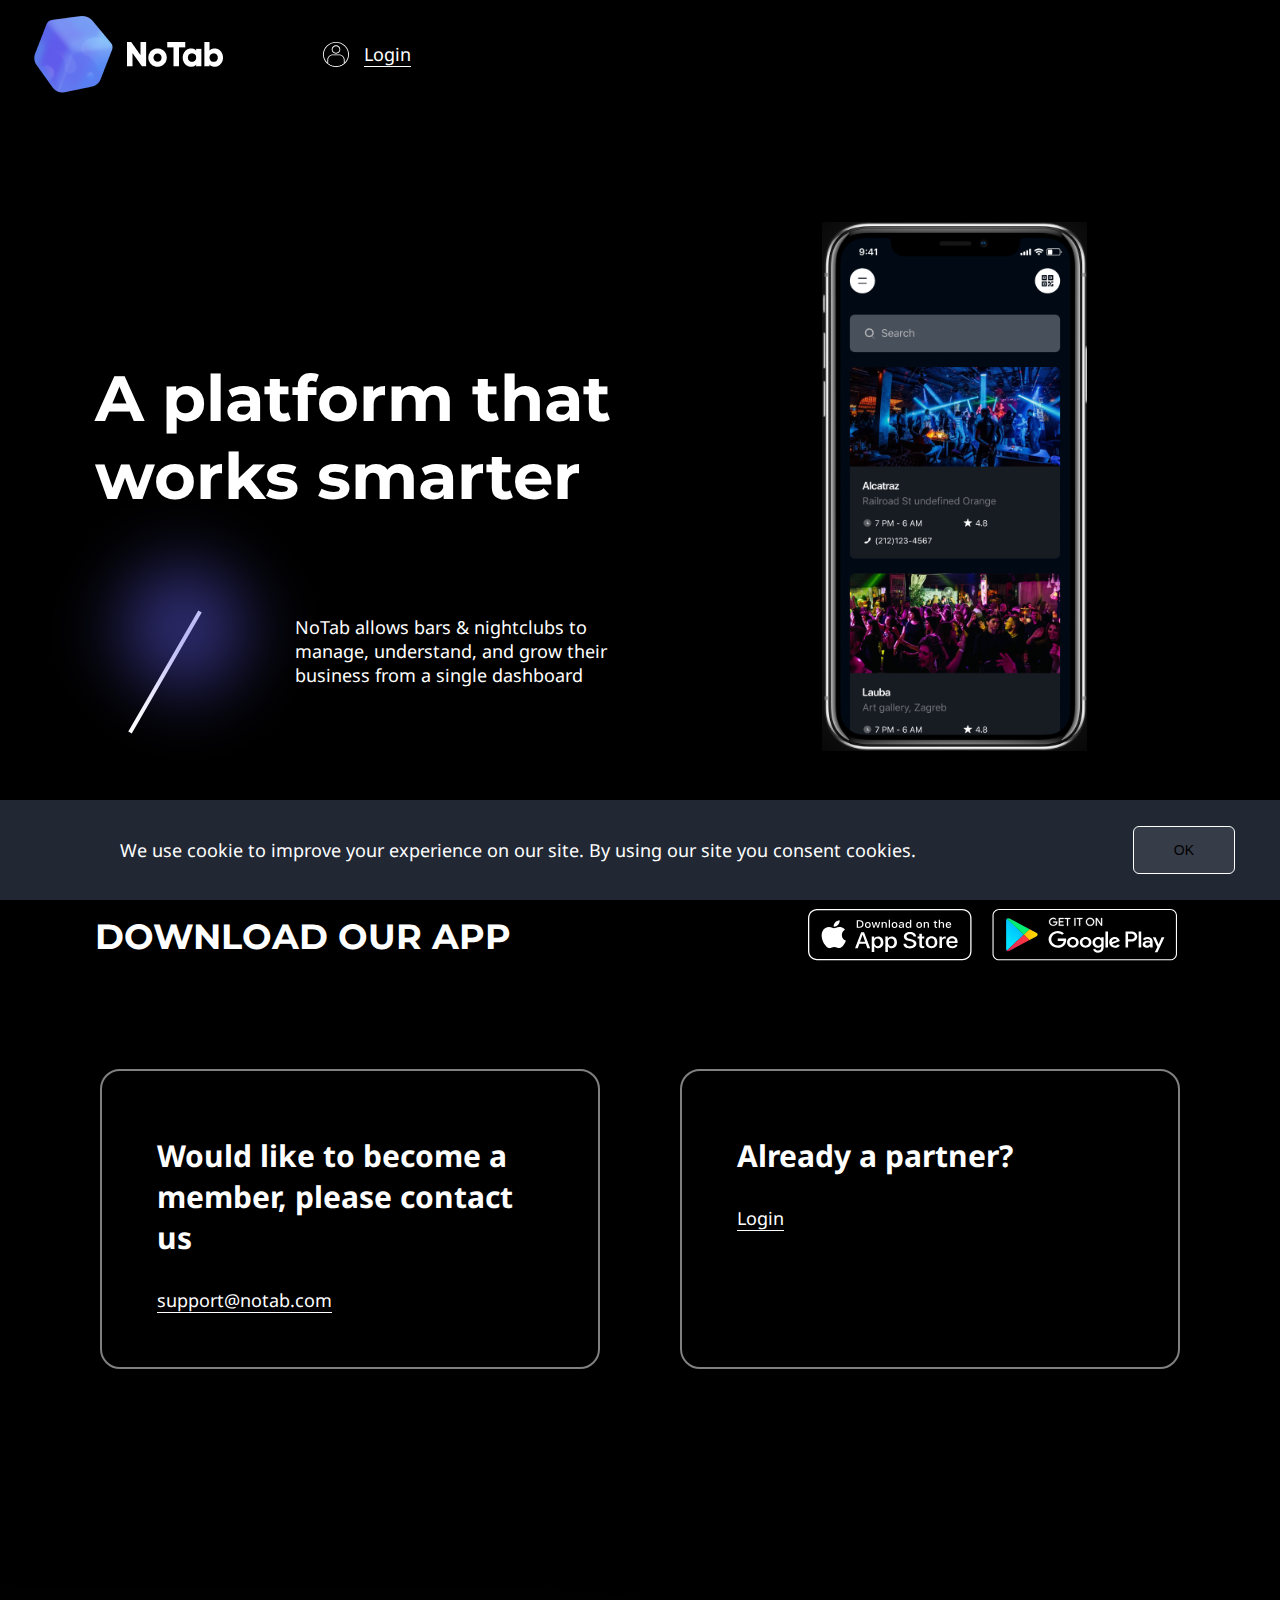
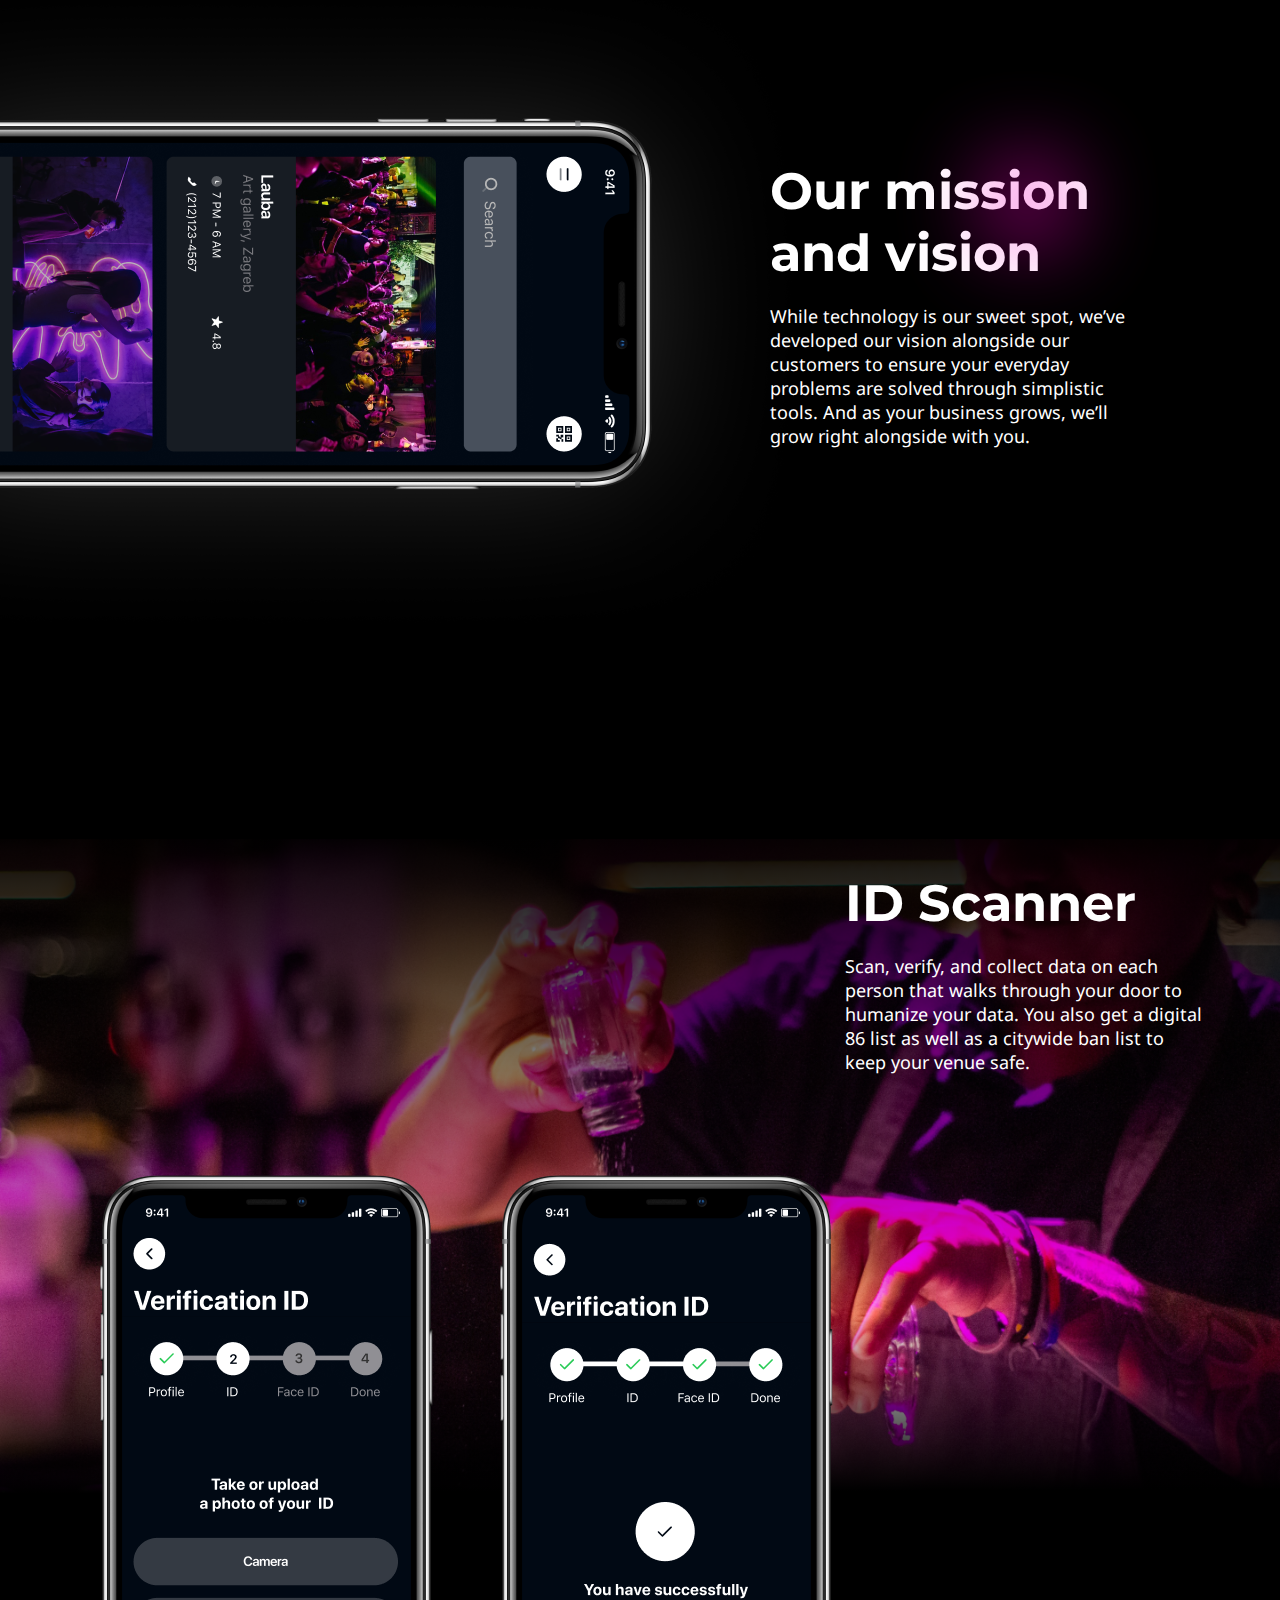
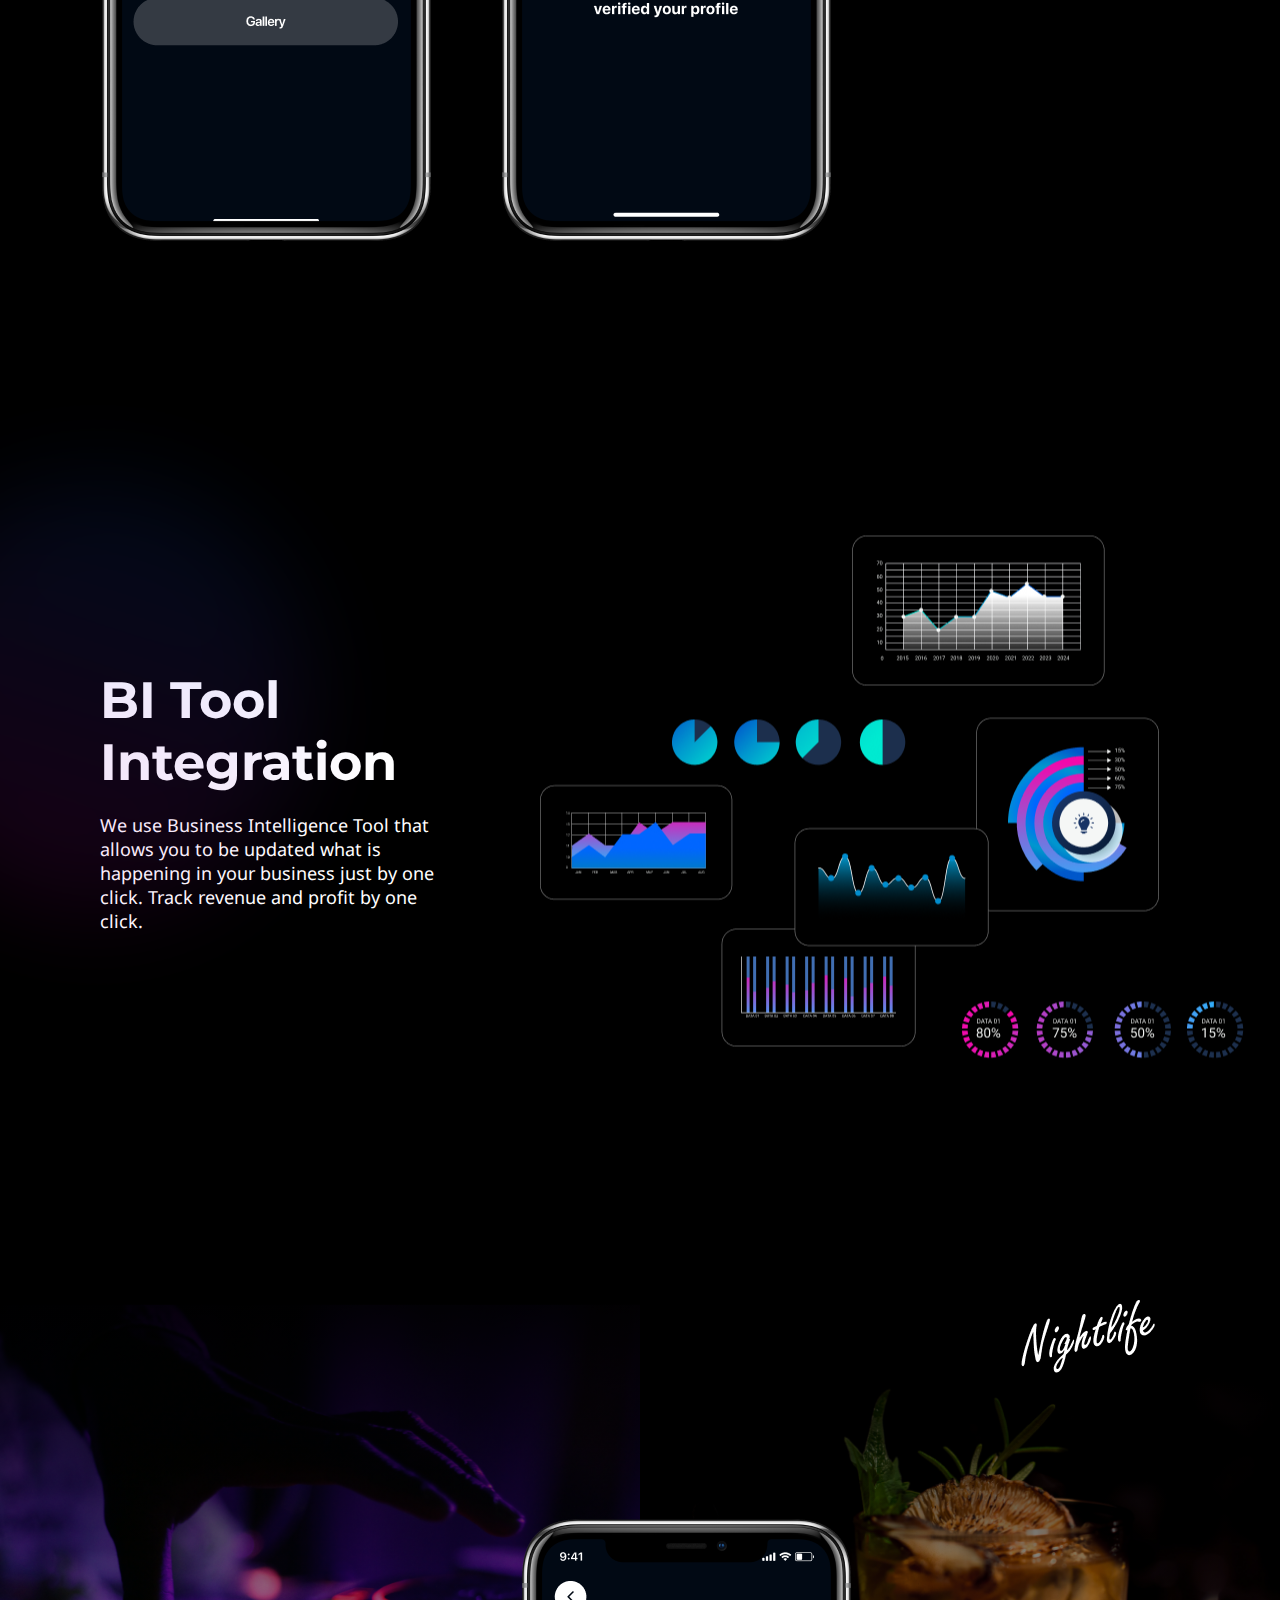
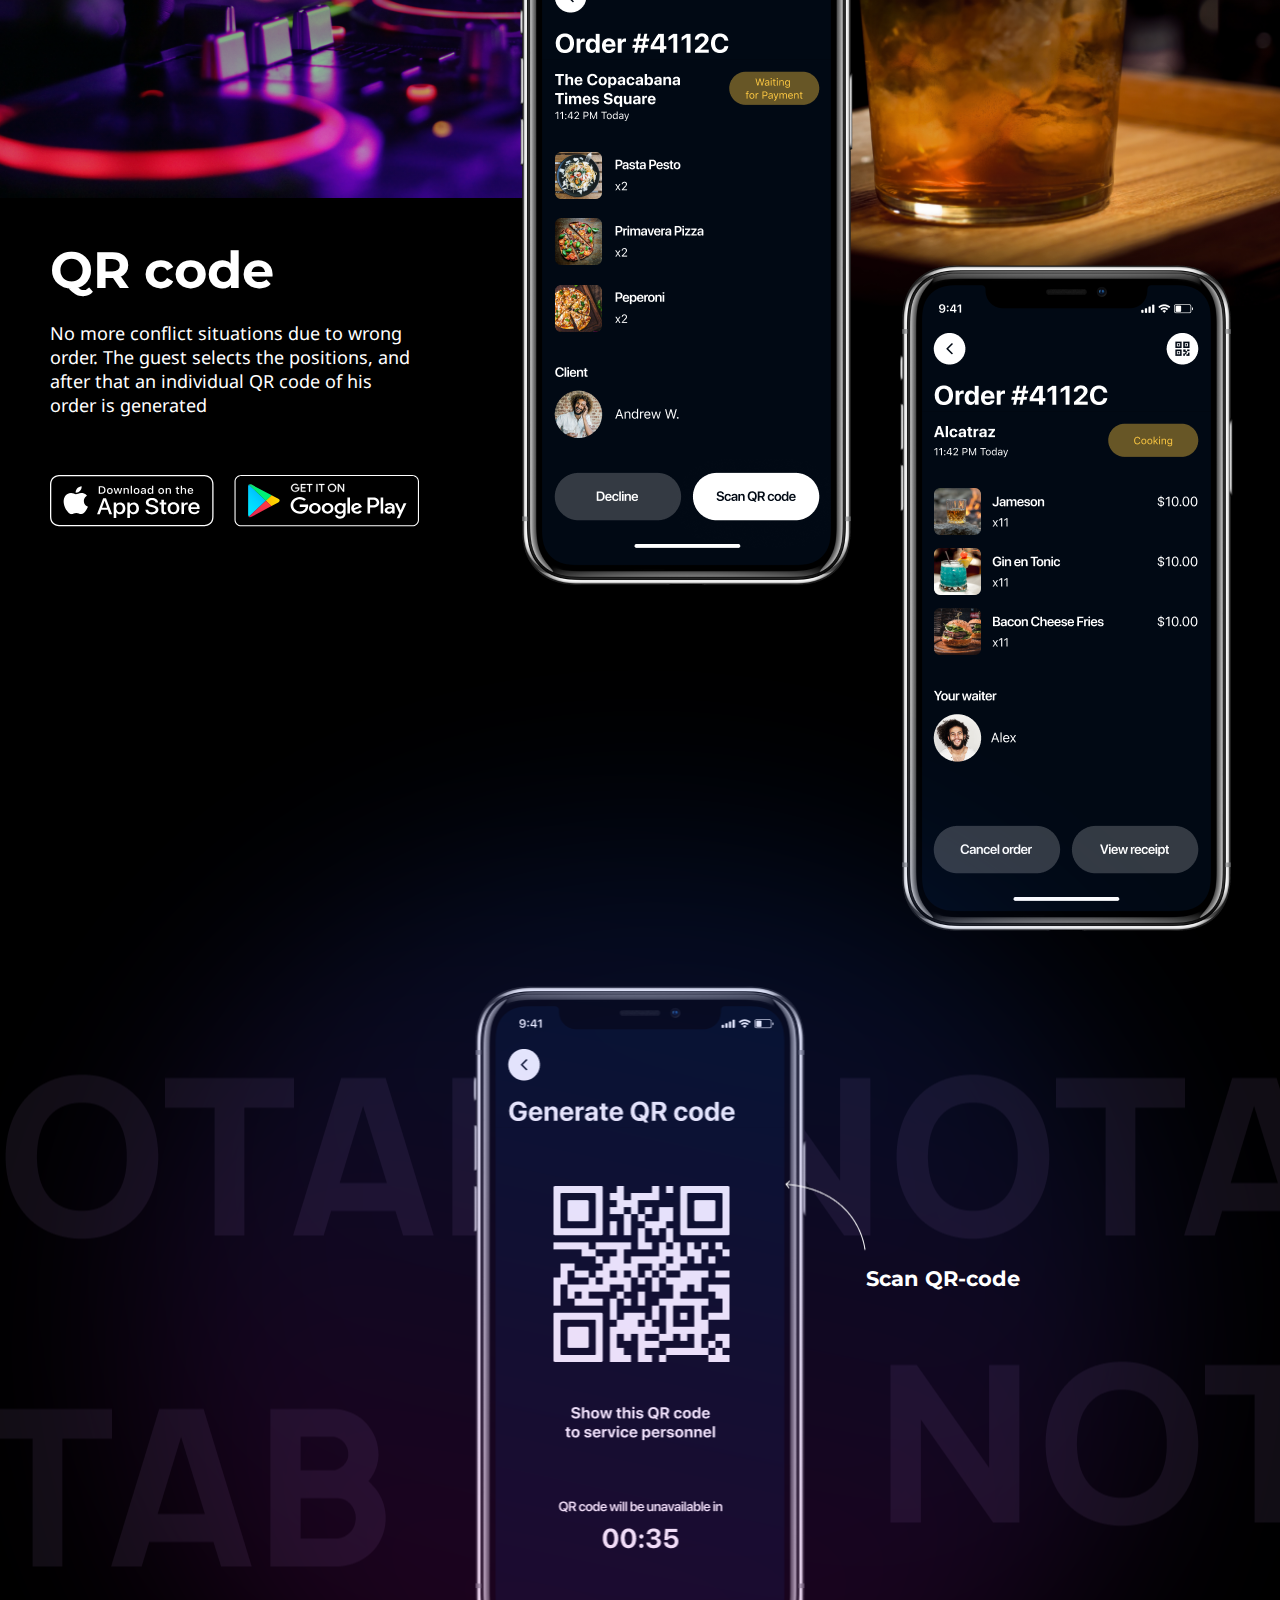
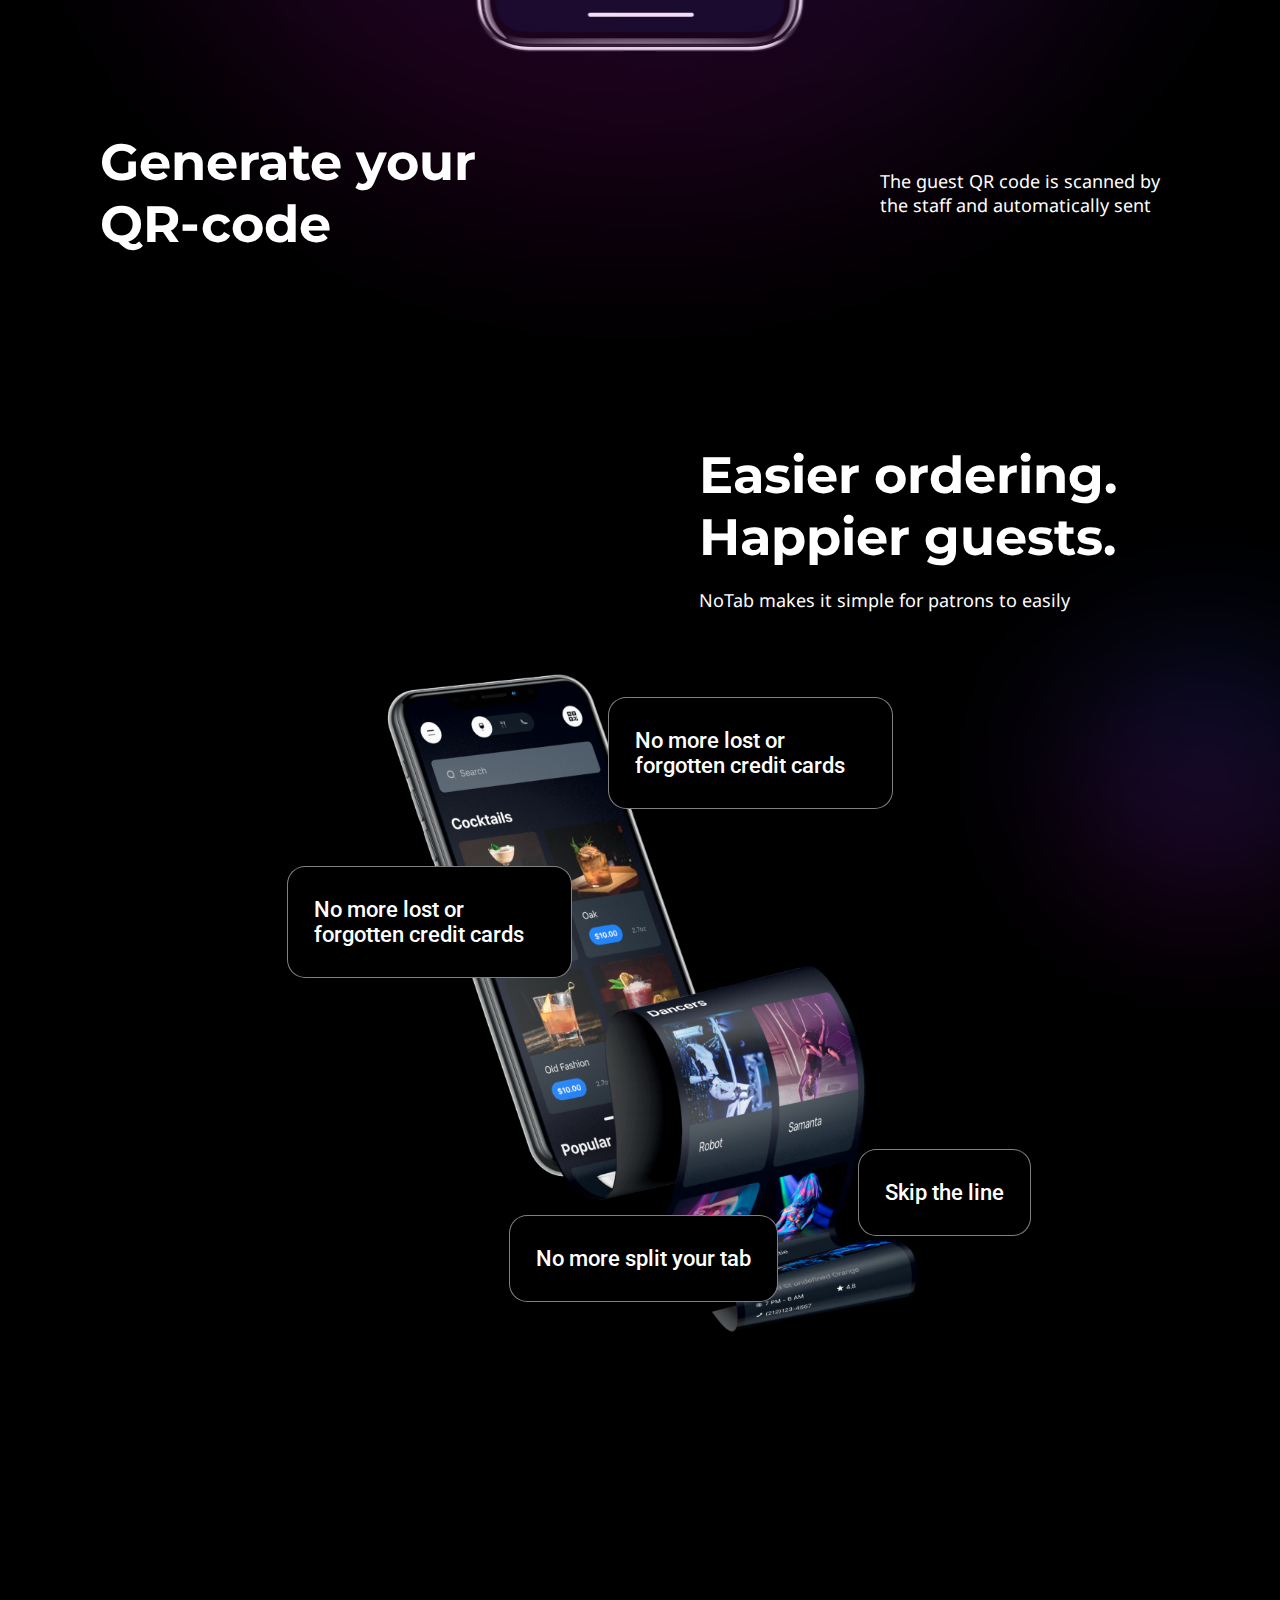
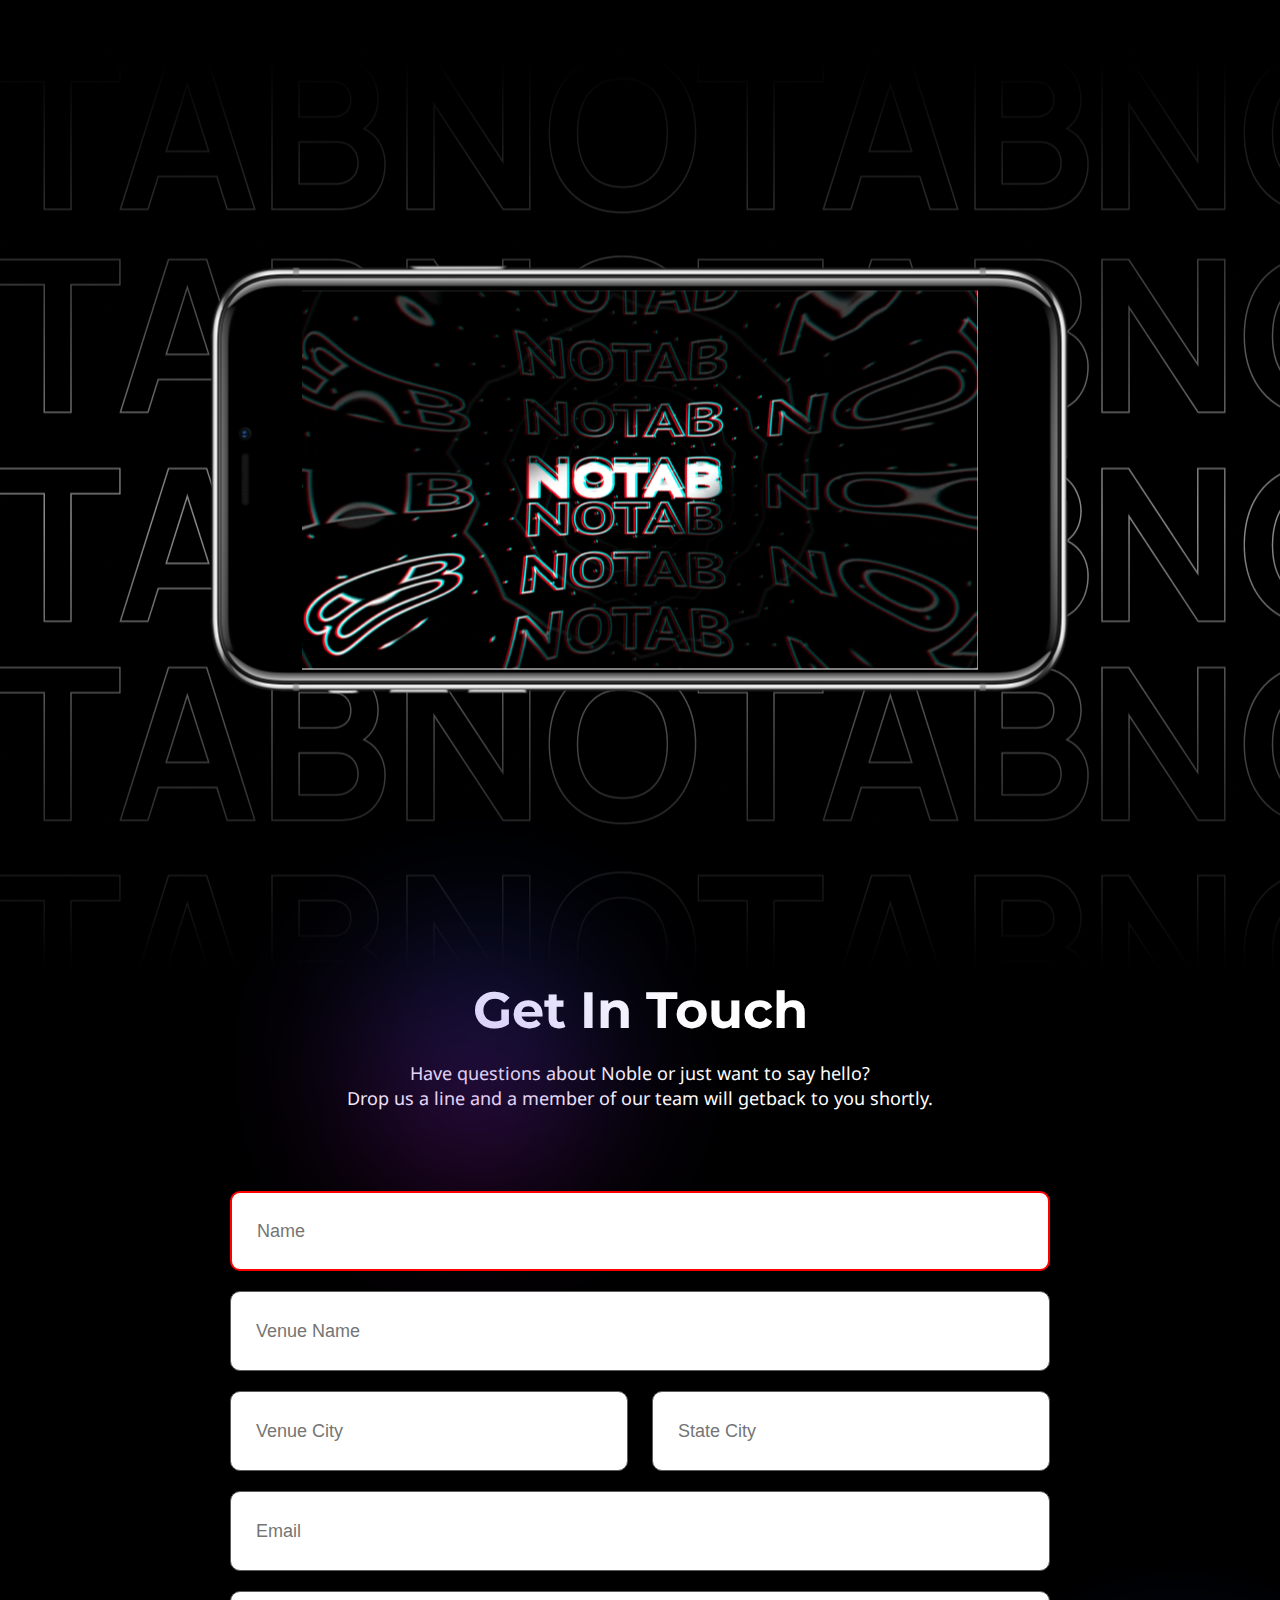
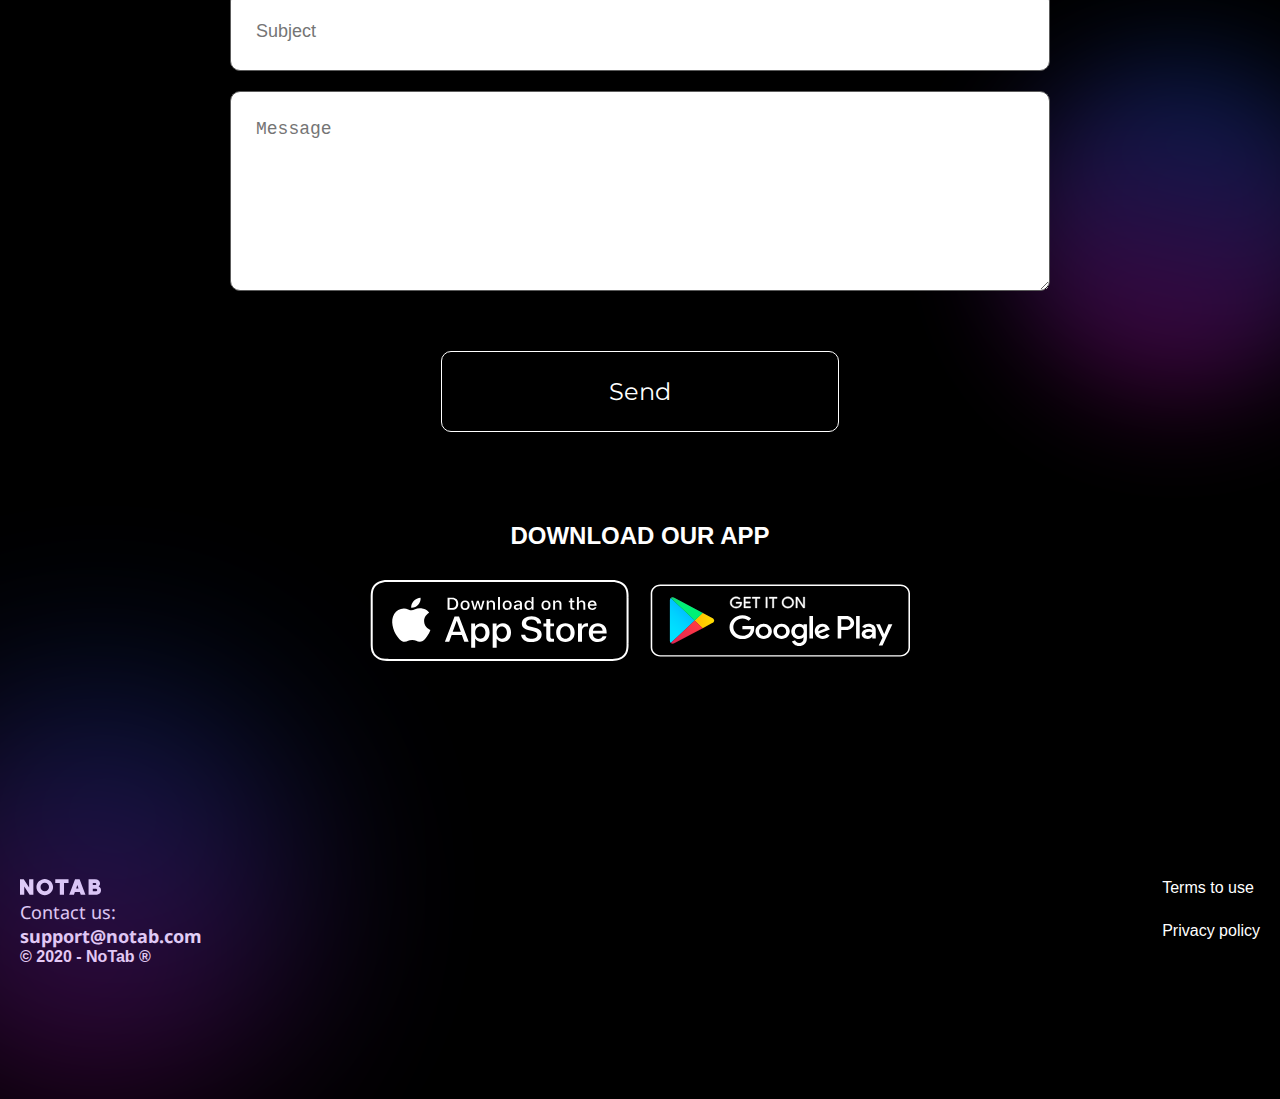
<file: index.html>
<!DOCTYPE html>
<html lang="en">

    <head>
        <meta charset="UTF-8">
        <meta http-equiv="X-UA-Compatible" content="IE=edge">
        <meta name="viewport" content="width=device-width, initial-scale=1.0">
        <link rel="preconnect" href="https://fonts.googleapis.com">
        <link rel="preconnect" href="https://fonts.gstatic.com" crossorigin>
        <link href="https://fonts.googleapis.com/css2?family=Montserrat:wght@700&family=Noto+Sans:wght@400;700&family=Nunito:wght@500;800&family=Roboto:wght@500&display=swap" rel="stylesheet">
        <link rel="stylesheet" href="css/style.css">

        <title>Document</title>
    </head>

    <body>
        <header class="header">
            <div class="container header__container">
                <a class="header__logo" href="#">
                    <img src="images/logo-cube.png" alt="logo-cube">
                    <img class="header__logo--txt" src="images/logo-txt.png" alt="logo-text">
                </a>
                <a class="header__login" href="#">
                    <img src="images/login.svg" alt="login_image">
                    <p>Login</p>
                </a>
            </div>
        </header>
        <main class="welcome_block container">
            <div class="welcome_block__content">
                <h1>A platform that works smarter</h1>
                <div class="welcome_block__description">
                    <span></span>
                    <p>NoTab allows bars & nightclubs to manage, understand, and grow their business from a single dashboard</p>
                </div>
            </div>
            <div class="welcome_block__image">
                <img src="images/welcome_image.png" alt="welcome_image">
            </div>
            <div class="welcome_block__footer">
                <h3>DOWNLOAD OUR APP</h3>
            </div>
            <div class="welcome_block__footer">
                <div class="got-it">
                    <a href="#"><img src="images/app_store.svg" alt="App Store"></a>
                    <a href="#"><img src="images/google_play.svg" alt="Google Play"></a>
                </div>
            </div>
        </main>
        <article class="questions">
            <div class="questions__item">
                <h4>Would like to become a member, please contact us</h4>
                <a href="#"><p>support@notab.com</p></a>
            </div>
            <div class="questions__item">
                <h4>Already a partner?</h4>
                <a href="#"><p>Login</p></a>
            </div>
        </article>
        <article class="mission">
            <div class="mission__image">
                <img src="images/mission_image.png" alt="mission_image">
            </div>
            <div class="article__text mission__text">
                <h2>Our mission and vision</h2>
                <p>While technology is our sweet spot, we’ve developed our vision alongside
                our customers to ensure your everyday problems are solved through simplistic tools. And as your business grows, we’ll grow right alongside with you. </p>
            </div>
        </article>
        <article class="scanner">
            <div class="scanner__image">
                <img src="images/scanner_image.png" alt="scanner_image">
            </div>
            <div class="scanner__content">
                <div class="article__text scanner__text">
                    <h2>ID Scanner</h2>
                    <p>Scan, verify, and collect data on each person that walks through your door
                    to humanize your data. You also get
                    a digital 86 list as well as a citywide ban list to keep your venue safe.</p>
                </div>
                <div class="scanner__first_image">
                    <img src="images/scanner_first_image.png" alt="scanner_first_image">
                </div>
                <div class="scanner__second_image">
                    <img src="images/scanner_second_image.png" alt="scanner_second_image">
                </div>
            </div>
        </article>
        <article class="tool">
            <div class="article__text tool__text">
                <h2>BI Tool Integration</h2>
                <p>We use Business Intelligence Tool that allows you to be updated what is happening in your business just by one click. Track revenue and profit by one click.</p>
            </div>
            <div class="tool_image">
                <img src="images/tool_image.png" alt="tool_image">
            </div>
        </article>
        <article class="qr_code">
            <div class="qr_code__bg">
                <div class="qr_code_text_image">
                    <img src="images/qr_code_text_image.png" alt="qr_code_text_image">
                </div>
                <div class="qr_code_first_image">
                    <img src="images/qr_code_first_image.png" alt="qr_code_first_image">
                </div>
                <div class="qr_code_second_image">
                    <img
                    src="images/qr_code_second_image.png" alt="qr_code_second_image">
                </div>
            </div>
            <div class="qr_code__container">
                <div class="article__text qr_code__text">
                    <h2>QR code</h2>
                    <p>No more conflict situations due to wrong order. The guest selects the positions, and after that an individual QR code of his order is generated</p>
                </div>
                <div class="got-it qr_code__got-it">
                    <a href="#"><img src="images/app_store.svg" alt="App Store"></a>
                    <a href="#"><img src="images/google_play.svg" alt="Google Play"></a>
                </div>
                <img src="images/qr_code__first_phone_image.png" alt="qr_code__first_phone_image" class="qr_code__first_phone_image">
                <img src="images/qr_code__second_phone_image.png" alt="qr_code__second_phone_image" class="qr_code__second_phone_image">
            </div>
        </article>
        <article class="generate-qr">
            <div class="generate-qr__first-image">
                <img src="images/generate_qr_first_image.png" alt="generate_qr_first_image">
            </div>
            <div class="generate-qr__second-image">
                <img src="images/generate_qr_second_image.png" alt="generate_qr_second_image">
            </div>
            <div class="generate-qr__content">
                <div class="generate-qr__text">
                    <h2>Generate your QR-code</h2>
                    <p>The guest QR code is scanned by the staff and automatically sent</p>
                </div>
                <div class="generate-qr__scan">
                    <h5>Scan QR-code</h5>
                </div>
            </div>
        </article>
        <article class="adventages">
            <div class="adventages__first-image">
                <img src="images/adventages_first_image.png" alt="adventages__first-image">
            </div>
            <div class="adventages__content">
                <div class="article__text adventages__text">
                    <h2>Easier ordering. Happier guests.</h2>
                    <p>NoTab makes it simple for patrons to easily</p>
                </div>
                <div class="adventages__item adventages__item-1">No more lost or forgotten credit cards</div>
                <div class="adventages__item adventages__item-2">No more lost or forgotten credit cards</div>
                <div class="adventages__item adventages__item-3">No more split your tab</div>
                <div class="adventages__item adventages__item-4">Skip the line</div>
                <span class="adventages__gradient"></span>
            </div>
        </article>
        <article class="notab">
            <div class="notab__bg-image">
                <img src="images/notab_first_image.png" alt="notab_bg">
            </div>
            <div class="notab__phone-image">
                <img src="images/notab_second_image.png" alt="notab__phone">
            </div>
            <div class="notab__phone-screen-image">
                <img src="images/notab_third_image.png" alt="notab__phone-screen">
            </div>
        </article>
        <article class="feedback">
            <div class="container">
                <div class="feedback__text">
                    <h2>Get In Touch</h2>
                    <p>Have questions about Noble or just want to say hello?</p>
                    <p>Drop us a line and a member of our team will getback to you shortly.</p>
                </div>
                <form action="#" method="post" class="feedback__form">
                    <input type="text" class="feedback__input error" placeholder="Name" required>
                    <input type="text" class="feedback__input" placeholder="Venue Name" required>
                    <div class="feedback__dual-input">
                        <input type="text" class="feedback__input" placeholder="Venue City" required>
                        <input type="text" class="feedback__input" placeholder="State City" required>
                    </div>
                    <input type="email" class="feedback__input" placeholder="Email" required>
                    <input type="text" class="feedback__input" placeholder="Subject" required>
                    <textarea  class="feedback__textarea" placeholder="Message" required></textarea>
                    <input type="submit" value="Send" class="feedback__submit">
                </form>
                <h4 class="feedback__title-get-apps">DOWNLOAD OUR APP</h4>
                <div class="got-it">
                    <a href="#"><img src="images/app_store.svg" alt="App Store"></a>
                    <a href="#"><img src="images/google_play.svg" alt="Google Play"></a>
                </div>
                <span class="feedback__gradient_top"></span>
                <span class="feedback__gradient_right"></span>
            </div>
        </article>
        <footer class="footer">
            <div class="container">
                <div class="footer__contact">
                    <div class="footer__logo">
                        <img src="images/footer_logo.svg" alt="footer_logo">
                    </div>
                    <p>Contact us: <br> <b>support@notab.com</b></p>
                    <div class="footer__copiright">© 2020 - NoTab ®</div>
                </div>
                <div class="footer__links">
                    <a href="#">Terms to use</a>
                    <a href="#">Privacy policy</a>
                </div>
                <span class="footer__gradient"></span>
            </div>
        </footer>
        <div class="cookies__owerflow">  
            <div class="container cookies">
                <p>We use cookie to improve your experience on our site. By using our site you consent cookies.</p>
                <button class="cookies_btn" onclick="setCoockies()">OK</button>
            </div>
        </div>

        <script src="js/script.js"></script>
    </body>

</html>
</file>
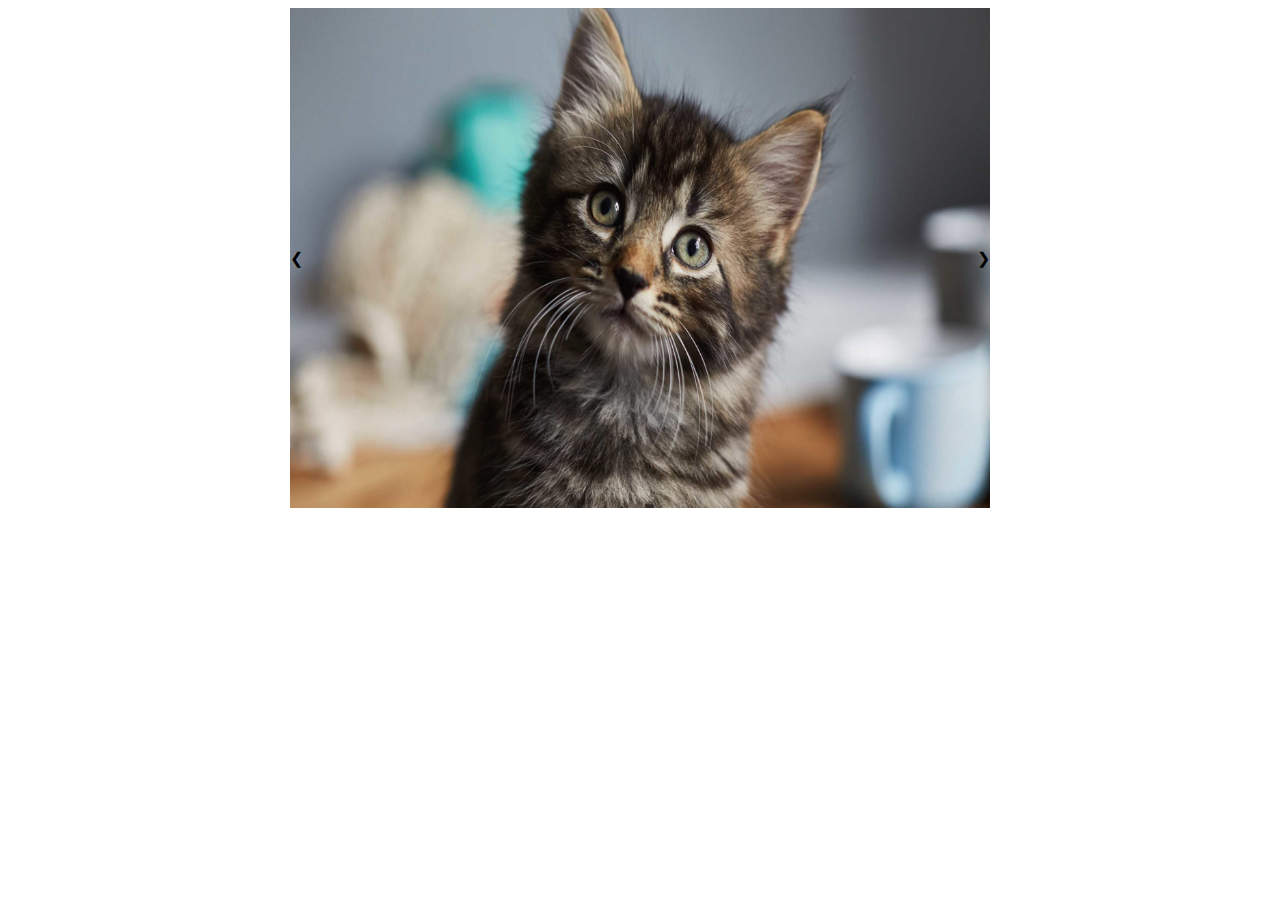
<file: slider.html>
<!DOCTYPE html>
<html lang="en">

    <head>
        <meta charset="UTF-8">
        <meta http-equiv="X-UA-Compatible" content="IE=edge">
        <meta name="viewport" content="width=device-width, initial-scale=1.0">
        <link rel="stylesheet" href="css/slider.css">
        <title>Slider</title>
    </head>

    <body>
        <div class="slider" >
            <div class="slider__list">
                <img id="lastClone" class="slider__item" src="images/3.jpg" alt="">
                <img class="slider__item" src="images/1.jpg" alt="">
                <img class="slider__item" src="images/2.jpg" alt="">
                <img class="slider__item" src="images/3.jpg" alt="">
                <img id="firstClone" class="slider__item" src="images/1.jpg" alt="">      
            </div>
            <div class="btn__container">
                <a class="prew">&#10094</a>
                <a class="next">&#10095</a>
            </div>
        </div>
        <br>
        <div class="dots">
            <!-- place for dot -->
            <!-- number of dots = number of images -->
        </div>
        <script src="js/slider.js"></script>
    </body>

</html>
</file>
<file: css/style.css>
:root {
    --bg-color: #000;
    --txt-color: #fff;
}

body {
    margin: 0;
    padding: 0;
    background-color: var(--bg-color);
    color: var(--txt-color);
}

h1, h2 , h3, h4, h5, p {
    margin: 0;
    padding: 0;
}

h1, h2, h3, h5 {
    font-family: 'Montserrat', sans-serif;
    font-weight: 700;
}
h1 {
    font-size: 64px;
}
h2 {
    font-size: 51px;
}
h3 {
    font-size: 35px;
}
h4 {
    font-family: 'Noto Sans', sans-serif;
    font-weight: 700;
    font-size: 30px;
}
h5 {
    font-size: 21px;
}
p {
    font-family: 'Noto Sans', sans-serif;
    font-weight: 400;
    font-size: 18px;
}
a {
    text-decoration: none;
    color: var(--txt-color);
}
@media (max-width: 1241px) {
    h1 {
        font-size: 35px;
    }
    h2, h3, h4 {
        font-size: 24px;
    }
    h5 {
        font-size: 18px;
    }
    p {
        font-size: 16px;
    }
}

.container {
    max-width: 1440px;
    margin: 0 auto;
}
@media (max-width: 1440px) {
    .container {
        max-width: 1240px;
    }
}
@media (max-width: 1241px) {
    .container {
        max-width: 768px;
        padding: 15px;
    }
}
@media (max-width: 768px) {
    .container {
        max-width: 425px;
    }
}
.header {
    width: 100%;
}
.header__container {
    display: flex;
    align-items: center;
}
.header__logo {
    display: flex;
    align-items: center;
    transition: all .3s ease;
}
.header__logo:hover {
    opacity: .6;
}
.header__logo--txt {
    height: 25px;
}

.header__login {
    margin-left: 100px;
    display: flex;
    transition: all .3s ease;
}
.header__login:hover,
.header__login:hover p {
    opacity: .6;
    border: none;
}
.header__login p {
    margin-left: 15px;
    border-bottom: 1px solid var(--txt-color);
}
@media (max-width: 1241px) {
    .header__container {
        justify-content: space-between;
    }
    .header__login img {
        display: none;
    }
}
@media (max-width: 768px) {
    .header__logo img:first-child {
        width: 52px;
        height: 52px;
    }
    .header__logo img:last-child {
        width: 46px;
        height: 12px;
    }
}

.welcome_block {
    height: 100vh;
    display: grid;
    grid-template-columns: 1fr 611px;
}
.welcome_block__content {
    display: flex;
    flex-direction: column;
    justify-content: center;

}
@media (max-width: 1361px) {
    .welcome_block__content,
    .welcome_block__footer {
        margin-left: 75px;    
    }
}
.welcome_block__description {
    margin-top: 100px;
    position: relative;
}
.welcome_block__description span {
    position: absolute;
    top: 55px;
    left: 0;
    z-index: 1;
    width: 140px;
    height: 4px;
    background-color: #fff;
    transform: rotate(120deg);
}
.welcome_block__description span::before {
    content: " ";
    position: absolute;
    top: -55px;
    left: -40px;
    z-index: 0;
    width: 125px;
    height: 125px;
    border-radius: 50%;
    background-color: rgba(96, 92, 234, 0.5);
    filter: blur(35px);
}
.welcome_block__description p {
    position: absolute;
    left: 200px;
}
.welcome_block__image {
    display: flex;
    align-items: center;
    justify-content: center;
}
.welcome_block__image img {
    height: 70%;
}
.welcome_block__footer {
    display: flex;
    align-items: center;
}
.got-it {
    display: flex;
    margin: 0 auto;
    transition: all .3s ease;
}
.got-it a:hover {
    transform: translateY(4px);
}
@media (max-width: 768px) {
    .got-it {
        flex-direction: column;
    }
    .got-it a:first-child {
        margin-bottom: 25px;
    }
    .got-it a,
    .got-it a img {
        width: 100%;
    }
}
.got-it a:first-child {
    margin-right: 20px;
}
@media (max-width: 1241px) {
    .welcome_block {
        grid-template-columns: 1fr 280px;
    }
    .welcome_block__content {
        margin-left: 0;
        width: 340px;
    }
    .welcome_block__footer {
        margin-left: 0;
        justify-content: center;
        grid-column-start: 1;
        grid-column-end: 3;
    }
    .welcome_block__description {
        margin-top: 50px;
    }
    .welcome_block__description span {
        top: -25px;
        left: 0;
        width: 75px;
        height: 75px;
        border-radius: 50%;
        background-color: rgba(96, 92, 234, 0.5);
        filter: blur(55px);
    }
    .welcome_block__description p {
        left: 0;
    }
}
@media (max-width: 768px) {
    .welcome_block {
        grid-template-columns: 1fr 105px;
        overflow: hidden;
    }
    .welcome_block__content {
        margin-left: 0;
        width: 240px;
    }
    .welcome_block__image {
        margin-right: -50px;
    }
    .welcome_block__image img {
        height: 320px;
    }
}
.cookies__owerflow {
    position: fixed;
    bottom: 0;
    left: 0;
    z-index: 1000;
    width: 100%;
    background-color: #212834;
}
.cookies {
    height: 100px;
    display: flex;
    justify-content: space-between;
    align-items: center;
}
.cookies p {
    margin-left: 100px;
}
.cookies_btn {
    font-size: 14px;
    margin-right: 25px;
    padding: 15px 40px;
    background: rgba(255, 255, 255, 0.1);
    border: 0.5px solid #fff;
    border-radius: 6px;
    transition: all .3s ease;
    cursor: pointer;
}
.cookies_btn:hover {
    color: var(--txt-color);
    background: rgba(87, 87, 87, 0.1);
}
@media (max-width: 1241px) {
    .cookies p {
        margin-left: 0;
        margin-right: 50px;
    }
}
.questions {
    display: flex;
    justify-content: center;
}
.questions__item {
    margin: 0 40px;
    margin-top: 60px;
    padding: 64px 55px;
    width: 500px;
    height: 300px;
    border: 2px solid rgba(255, 255, 255, 0.5);
    box-sizing: border-box;
    border-radius: 20px;
}
.questions__item a {
    margin-top: 30px;
    display: inline-flex;
    border-bottom: 1px solid var(--txt-color);
    transition: all .3s ease-in-out;
}
.questions__item a:hover {
    color: #ccc;
    border-bottom: none;
}
@media (max-width: 1240px) {
    .questions {
        align-items: center;
        flex-direction: column;
    }
    .questions__item {
        padding: 40px 30px;
    }
    .questions__item:last-child {
        height: 170px;
    }
}
@media (max-width: 768px) {
    .questions__item {
        width: 345px;
    }
}
.mission {
    width: 100%;
    height: 1070px;
    position: relative;
}
.mission__image {
    position: absolute;
    top: 50%;
    left: 50%;
    transform: translate(-50%, -50%);
}
@media (max-width: 425px) {
    .mission {
        height: 700px;
    }
    .mission__image {
        width: 100%;
    }
    .mission__image img {
        width: 100%;
    }
}
.mission__text {
    display: none;
}

.article__text {
    width: 360px;
}
.mission__text h2 {
    position: relative;
    z-index: 1;
}
.mission__text h2::before {
    content: " ";
    position: absolute;
    top: 0;
    right: 60px;
    z-index: 0;
    width: 85px;
    height: 85px;
    background: #F101BF;
    opacity: 0.7;
    filter: blur(45px);
    border-radius: 50%;
}
.article__text p {
    margin-top: 20px;
}

@media (max-width: 1921px) {
    .mission__image {
        position: absolute;
        top: 50%;
        left: -5%;
        transform: translate(0, -50%) rotate(90deg);

    }
    .mission__text {
        display: block;
        position: absolute;
        top: 50%;
        right: 150px;
        z-index: 100;
        transform: translateY(-50%);
    }
}

@media (max-width: 1241px) {
    .mission {
        margin-top: 200px;
    }
    .mission__image {
        position: absolute;
        top: 50%;
        left: 50%;
        transform: translate(-50%, -50%);
    }
    .mission__text {
        top: -100px;
        left: 50%;
        transform: translateX(-50%);
    }
}

.scanner {
    position: relative;
    height: 1060px;
}
.scanner__image {
    height: 836px;
    overflow: hidden;
    position: relative;
}
.scanner__image img {
    width: 100%;
}
.scanner__image::after {
    content: " ";
    position: absolute;
    top: 0;
    left: 0;
    z-index: 1;
    width: 100%;
    height: 100%;
    background: linear-gradient(179.83deg, #000000 -3.1%, rgba(0, 0, 0, 0) 56.76%, #000000 77.92%);
}
.scanner__content {
    max-width: 1440px;
    margin: 0 auto;
    position: relative;
    top: -500px;
}
.scanner__first_image {
    position: absolute;
    left: 100px;
    z-index: 100;
}
.scanner__second_image {
    position: absolute;
    left: 500px;
    z-index: 100;
}
.scanner__text {  
    position: absolute;
    bottom: 0;
    right: 150px;
    z-index: 100;
    transform: translateY(-50%);
}

@media (max-width: 1361px) {
    .scanner__text {
        right: 75px;
    }
}
@media (max-width: 1241px) {
    .scanner {
        height: 2300px;
    }
    .scanner__content {
        height: 100%;
        display: flex;
        flex-direction: column;
        align-items: center;
    }
    .scanner__first_image,
    .scanner__second_image,
    .scanner__text {
        position: relative;
        bottom: 0;
        left: 0;
        z-index: 100;
        transform: translateX(0);
    } 
    .scanner__text  {
        margin-top: -200px;
        margin-bottom: 70px;
    }  
    .scanner__first_image,
    .scanner__second_image {
        margin-bottom: 55px;
    }
}
@media (max-width: 425px) {
    .scanner {
        height: 1800px;
    }
    .scanner__content {
        top: -450px;
    }
}

.tool {
    width: 100%;
    height: 1000px;
    position: relative;
}
.tool__text {
    position: absolute;
    top: 370px;
    left: 100px;
    z-index: 100;
}
.tool__text h2::before {
    content: " ";
    position: absolute;
    top: -70%;
    left: -60% ;
    z-index: 1;
    width: 425px;
    height: 425px;
    background: linear-gradient(12.08deg, #F101BF 2.82%, #0066FF 97.06%);
    opacity: 0.1;
    filter: blur(50px);
    transform: rotate(5.78deg);
    border-radius: 50%;
}
.tool_image {
    position: absolute;
    top: 50%;
    right: 100px;
    transform: translateY(-50%);
    width: 50%;
}
@media (max-width: 1241px) {
    .tool {
        overflow: hidden;
    }
    .tool__text {
        top: 0;
        left: 50%;
        transform: translateX(-50%);
    }
    .tool_image {
        width: 100%;
        top: 50%;
        left: 50%;
        transform: translate(-50%, -50%);
        object-fit: cover;
    }
}
@media (max-width: 768px) {
    .tool_image img {
        max-width: 100%;
    }
}
@media (max-width: 425px) {
    .tool {
        height: 500px;
    }
    .tool_image {
        top: 30%;
        transform: translate(-50%, 0%);
    }
}
.qr_code {
    width: 100%;
    height: 900px;
    position: relative;
}
.qr_code::before {
    content: " ";
    position: absolute;
    top: 0;
    left: 0;
    z-index: 2;
    width: 100%;
    height: 900px;
    background: linear-gradient(179.83deg, #000000 -3.1%, rgba(0, 0, 0, 0) 56.76%, #000000 83.92%);
}
.qr_code__bg {
    width: 100%;
    height: 100%;
    overflow: hidden;
    position: absolute;
}
.qr_code_first_image img,
.qr_code_second_image img {
    width: 100%;
    height: 100%;
}
.qr_code_first_image {
    position: absolute;
    top: 0;
    left: 0;
    z-index: 0;
    width: 50%;
}
.qr_code_second_image {
    position: absolute;
    top: 0;
    right: 0;
    z-index: 0;
    width: 50%;
}
.qr_code_text_image {
    position: absolute;
    top: 0;
    right: 125px;
    z-index: 100;
}
.qr_code__container {
    max-width: 1440px;
    margin: 0 auto;
    position: relative;
}
.qr_code__text {
    position: absolute;
    top: 540px;
    left: 195px;
    z-index: 100;
}
.qr_code__got-it{
    position: absolute;
    top: 776px;
    left: 185px;
    z-index: 100;
}
.qr_code__first_phone_image {
    position: absolute;
    top: 220px;
    left: 670px;
    z-index: 100;

}
.qr_code__second_phone_image {
    position: absolute;
    top: 566px;
    left: 1050px;
    z-index: 100;
}
@media (max-width: 1361px) {
    .qr_code__text,
    .qr_code__got-it {
        left: 0;
        margin-left: 50px;
    }
    .qr_code__first_phone_image {
        left: 520px;
    }
    .qr_code__second_phone_image {
        left: 900px;
    }
}
@media (max-width: 1241px) {
    .qr_code {
        height: 2520px;
    }
    .qr_code::before {
        background: linear-gradient(179.83deg, #000000 -3.1%, rgba(0, 0, 0, 0) 56.76%, #000000 65.92%);
    }
    .qr_code_first_image {
        position: absolute;
        top: 0;
        left: 0;
        z-index: 0;
        width: 100%;
    }
    .qr_code__text,
    .qr_code__got-it,
    .qr_code__first_phone_image,
    .qr_code__second_phone_image {
        position: relative;
        top: 0;
        left: 0;
        margin: 0;
    }
    .qr_code__first_phone_image,
    .qr_code__second_phone_image {
        width: 333px;
    }
    .qr_code__container {
        display: flex;
        flex-direction: column;
        align-items: center;
        max-width: 768px;
    }
    .qr_code__text {
        margin-top: 575px;
    }
    .qr_code__got-it {
        margin-top: 50px;
        margin-bottom: 240px;
    }
    .qr_code__first_phone_image {
        margin-bottom: 50px;
    }
    .qr_code_second_image {
        position: absolute;
        top: 700px;
        right: 0;
        z-index: 2;
        width: 60%;
    }
}
@media (max-width: 425px) {
    .qr_code__text {
        margin-top: 350px;
    }
    .qr_code_text_image {
        width: 89px;
        height: 35px;
        top: 800px;
        left: 15px;
    }
    .qr_code_text_image {
        width: 100%;
    }
}

.generate-qr {
    height: 1445px;
    width: 100%;
    position: relative;
    overflow: hidden;
}
.generate-qr__first-image {
    position: absolute;
    top: 50%;
    left: 50%;
    z-index: 0;
    transform: translate(-50%, -50%);
    height: 495px;
}  
.generate-qr__second-image {
    position: absolute;
    top: 50%;
    left: 50%;
    z-index: 100;
    transform: translate(-50%, -50%);
}
.generate-qr__second-image::before {
    content: " ";
    position: absolute;
    top: 50%;
    left: 50%;
    z-index: 99;
    transform: translate(-50%, -50%);
    width: 1020px;
    height: 950px;
    background: linear-gradient(12.08deg, #F101BF 2.82%, #0066FF 97.06%);
    opacity: 0.15;
    filter: blur(100px);
    border-radius: 476.034px;
}
.generate-qr__content {
    max-width: 1440px;
    position: relative;
    top: 50%;
    left: 50%;
    transform: translate(-50%, -50%);
    z-index: 1000;
    width: 100%;
    height: 100%;
}
.generate-qr__text {
    position: absolute;
    bottom: 190px;
    left: 0;
    z-index: 100;
    width: 100%;
    display: flex;
    justify-content: space-between;
    align-items: center;
}
.generate-qr__content h2 {
    margin-left: 100px;
    width: 400px;
}
.generate-qr__content p {
    margin-right: 100px;
    width: 300px;
}
.generate-qr__scan {
    position: absolute;
    top: 666px;
    right: 260px;
    z-index: 100;
}
.generate-qr__scan::before {
    content: " ";
    position: absolute;
    top: -100px;
    left: -100px;
    background: url("../images/generate_qr_arrow_image.png") 100% no-repeat;
    width: 100px;
    height: 100px;
}
@media (max-width: 1241px) {
    .generate-qr {
        height: 900px;
    }
    .generate-qr__second-image img {
        width: 180px;
    }
    .generate-qr__text h2,
    .generate-qr__text p {
        margin: 0;
        width: auto;
    }
    .generate-qr__text {
        bottom: 775px;
        left: 50%;
        transform: translateX(-50%);
        width: 333px;
        flex-direction: column;
        align-items: flex-start;
    }
    .generate-qr__scan {
        right: 200px;
    }
}
@media (max-width: 768px) {
    .generate-qr__scan::before {
        top: -120px;
        left: 50px;
        transform: rotate(35deg);
    }
}
@media (max-width: 767px) {
    .generate-qr__scan {
        right: 30px;
    }
    .generate-qr__scan::before {
        top: -120px;
        left: 50px;
        transform: rotate(35deg);
    }
}

.adventages {
    width: 100%;
    height: 1140px;
    position: relative;
}
.adventages__first-image {
    position: absolute;
    top: 50%;
    left: 50%;
    z-index: 0;
    transform: translate(-50%, -50%);
}
.adventages__first-image img {
    width: 100%;
}
.adventages__content {
    max-width: 1440px;
    position: absolute;
    top: 50%;
    left: 50%;
    transform: translate(-50%, -50%);
    z-index: 1000;
    width: 100%;
    height: 100%;
}
.adventages__text {
    width: 421px;
    position: absolute;
    top: 0;
    right: 160px;
    z-index: 100;
}
.adventages__item {
    font-family: 'Roboto', sans-serif;
    font-weight: 500;
    font-size: 22px;
    position: absolute;
    z-index: 100;
    max-width: 285px;
    padding: 30px 26px;
    background: var(--bg-color);
    border: 0.76007px solid rgba(255, 255, 255, 0.5);
    box-sizing: border-box;
    border-radius: 18.2417px;
}
.adventages__item-1 {
    bottom: 775px;
    right: 387px;
}
.adventages__item-2 {
    bottom: 606px;
    left: 287px;
}
.adventages__item-3 {
    bottom: 282px;
    left: 509px;
}
.adventages__item-4 {
    bottom: 348px;
    right: 249px;
}
.adventages__gradient {
    position: absolute;
    bottom: 680px;
    right: -5%;
    z-index: 100;
    width: 280px;
    height: 260px;
    border-radius: 50%;
    background: linear-gradient(12.08deg, #F101BF 2.82%, #0066FF 97.06%);
    opacity: 0.2;
    filter: blur(75px);
}
@media (max-width: 1241px) {
    .adventages__text {
        position: relative;
        top: 0;
        right: 0;
        max-width: 333px;
        margin: 0 auto;
    }
    .adventages__item {
        font-size: 14px;
        padding: 13px 15px;
        max-width: 170px;
    }
    .adventages__item-1 {
        bottom: 700px;
        right: 50px;
    }
    .adventages__item-2 {
        bottom: 800px;
        left: 50px;
    }
    .adventages__item-3 {
        bottom: 350px;
        left: 50px;
    }
    .adventages__item-4 {
        bottom: 290px;
        right: 50px;
    }
    .adventages__gradient {
        right: 0%;
    }
}
@media (max-width: 768px) {
    .adventages {
        height: 800px;
    }
    .adventages__item-1 {
        bottom: 500px;
        right: 50px;
    }
    .adventages__item-2 {
        bottom: 600px;
        left: 50px;
    }
    .adventages__item-3 {
        bottom: 220px;
        left: 50px;
    }
    .adventages__item-4 {
        bottom: 150px;
        right: 50px;
    }
}
.notab {
    width: 100%;
    height: 995px;
    position: relative;
    overflow: hidden;
}
.notab__bg-image {
    position: absolute;
    top: 50%;
    left: 50%;
    transform: translate(-50%, -50%);
    z-index: 0;
    height: 100%;
}
.notab__phone-image {
    position: absolute;
    top: 50%;
    left: 50%;
    z-index: 100;
    transform: translate(-50%, -50%);
}
.notab__phone-screen-image {
    position: absolute;
    top: 50%;
    left: 50%;
    z-index: 1000;
    transform: translate(-50%, -50%);
}
@media (max-width: 1361px) {
    .notab__bg-image {
        max-width: 100%;
    }
}
@media (max-width: 1241px) {
    .notab {
        display: none;
    }
}
.feedback {
    width: 100%;
    height: 1450px;
}
.feedback .container {
    display: flex;
    flex-direction: column;
    align-items: center;
    position: relative;
    z-index: 1000;
}
@media (max-width: 768px) {
    .feedback {
        height: 1525px;
        overflow: hidden;
        padding-top: 110px;
    }
}
.feedback__text {
    display: flex;
    flex-direction: column;
    align-items: center;
    margin-bottom: 80px;
}
.feedback__text h2 {
    margin-bottom: 20px;
}
.feedback__text p {
    text-align: center;
    font-size: 18px;
    line-height: 25px;
}
.feedback__form {
    width: 100%;
    max-width: 820px;
    display: flex;
    flex-direction: column;
    align-items: center;
    position: relative;
    z-index: 1000;
}
.feedback__input,
.feedback__textarea {
    padding: 0 25px;
    font-size: 18px;
    line-height: 25px;
    margin-bottom: 20px;
    width: 100%;
    background: #FFFFFF;
    border: 1px solid #5C5C5C;
    box-sizing: border-box;
    border-radius: 10px;
}
.feedback__input.error,
.feedback__textarea.error {
    border: 2px solid #ff0000;
}
.feedback__input {
    height: 80px;
}
.feedback__dual-input {
    width: 100%;
    display: flex;
    justify-content: space-between;
}
.feedback__dual-input .feedback__input {
    width: calc(50% - 12px);
}
.feedback__textarea {
    resize: vertical;
    overflow: auto;
    padding: 25px;
    min-height: 200px;
}
.feedback__submit {
    margin-top: 40px;
    font-family: 'Montserrat', sans-serif;
    font-size: 24px;
    color: var(--txt-color);
    padding: 25px 167px;
    background-color: var(--bg-color);
    border: 1px solid #FFFFFF;
    border-radius: 10px;
    transition: all .3s ease-in-out;
}
.feedback__submit:hover {
    background: rgb(0, 87, 0);
}
@media (max-width: 768px) {
    .feedback__dual-input {
        flex-direction: column;
        align-items: center;
    }
    .feedback__dual-input .feedback__input {
        width: 100%;
    }
    .feedback__submit {
        padding: 25px 140px;
    }
}
.feedback__title-get-apps {
    margin-top: 90px;
    margin-bottom: 30px;
    font-family: 'NatoSans', sans-serif;
    font-size: 24px;
    font-weight: 700;
}
.feedback .got-it a img {
    width: 260px;
    height: 82px;
}

.feedback__gradient_top {
    position: absolute;
    top: -3%;
    left: 332px;
    z-index: 100;
    width: 250px;
    height: 250px;
    border-radius: 50%;
    background: linear-gradient(12.08deg, #F101BF 2.82%, #0066FF 97.06%);
    opacity: 0.3;
    filter: blur(75px);
}
.feedback__gradient_right {
    position: absolute;
    top: 678px;
    right: -7%;
    z-index: 100;
    width: 340px;
    height: 340px;
    border-radius: 50%;
    background: linear-gradient(12.08deg, #F101BF 2.82%, #0066FF 97.06%);
    opacity: 0.3;
    filter: blur(55px);
}
@media (max-width: 1241px) {
    .feedback__gradient_top {
        top: -3%;
        left: 50px;
    }
}
@media (max-width: 768px) {
    .feedback__gradient_right {
        top: 878px;
        right: -50%;
    }
}
.footer {
    margin-top: 50px;
    font-family: 'Nunitro', sans-serif;
    width: 100%;
    height: 135px;
    margin-bottom: 85px;
}
.footer .container {
    display: flex;
    justify-content: space-between;
    position: relative;
}
.footer__contact {
    display: flex;
    flex-direction: column;
    justify-content: space-between;
}
.footer__copiright {
    font-weight: 800;
}
.footer__links {
    display: flex;
    flex-direction: column;
}
.footer__links a {
    margin-bottom: 25px;
    transition: all .3s ease-in-out;
}
.footer__links a:hover {
    text-decoration: underline;
}
.footer__gradient {
    position: absolute;
    bottom: -125px;
    left: -10%;
    z-index: 100;
    width: 405px;
    height: 410px;
    border-radius: 50%;
    background: linear-gradient(12.08deg, #F101BF 2.82%, #0066FF 97.06%);
    opacity: 0.3;
    filter: blur(95px);
}
</file>
<file: css/slider.css>
.slider {
    display: block;
    width: 700px;
    height: 500px;
    object-fit: cover;
    margin: auto;
    overflow: hidden;
    position: relative;
}

.slider__list {
    width: 100%;
    height: 100%;
    position: relative;
    top: 0;
    left: -700px;
}

.slider__item {
    width: 100%;
    height: 100%;
    position: absolute;
    top: 0;
    left: 0;
}

.slider__item:nth-child(1) {
    left: 0;
}
.slider__item:nth-child(2) {
    left: 100%;
}
.slider__item:nth-child(3) {
    left: 200%;
}
.slider__item:nth-child(4) {
    left: 300%;
}
.slider__item:nth-child(5) {
    left: 400%;
}
.slider__item:nth-child(6) {
    left: 500%;
}
.slider__item:nth-child(7) {
    left: 600%;
}
.slider__item:nth-child(8) {
    left: 700%;
}
.slider__item:nth-child(9) {
    left: 800%;
}
.slider__item:nth-child(10) {
    left: 900%;
}

.btn__container {
    display: flex;
    justify-content: space-between;
    width: 100%;
    position: absolute;
    top: 50%;
    transform: translateY(-50%);
    z-index: 1000;
}
.prev-arrow,
.next-arrow {
    cursor: pointer;
    width: auto;
    padding: 16px;
    font-size: 24px;
    font-weight: 800;
    color: #fff;
    border-radius: 3px;
    transition: all .6s ease;
}

.prev-arrow:hover,
.next-arrow:hover {
    background: rgba(0,0,0,.8);
    opacity: .5;
}

.next-arrow {
    right: 0;
}

.dots {
    text-align: center;
}
.dot {
    cursor: pointer;
    width: 15px;
    height: 15px;
    margin: 0 2px;
    border-radius: 50%;
    background-color: #ccc;
    display: inline-block;
    transition: all .6s ease;
}

.active, .dot:hover {
    background-color: #000;
}
</file>
